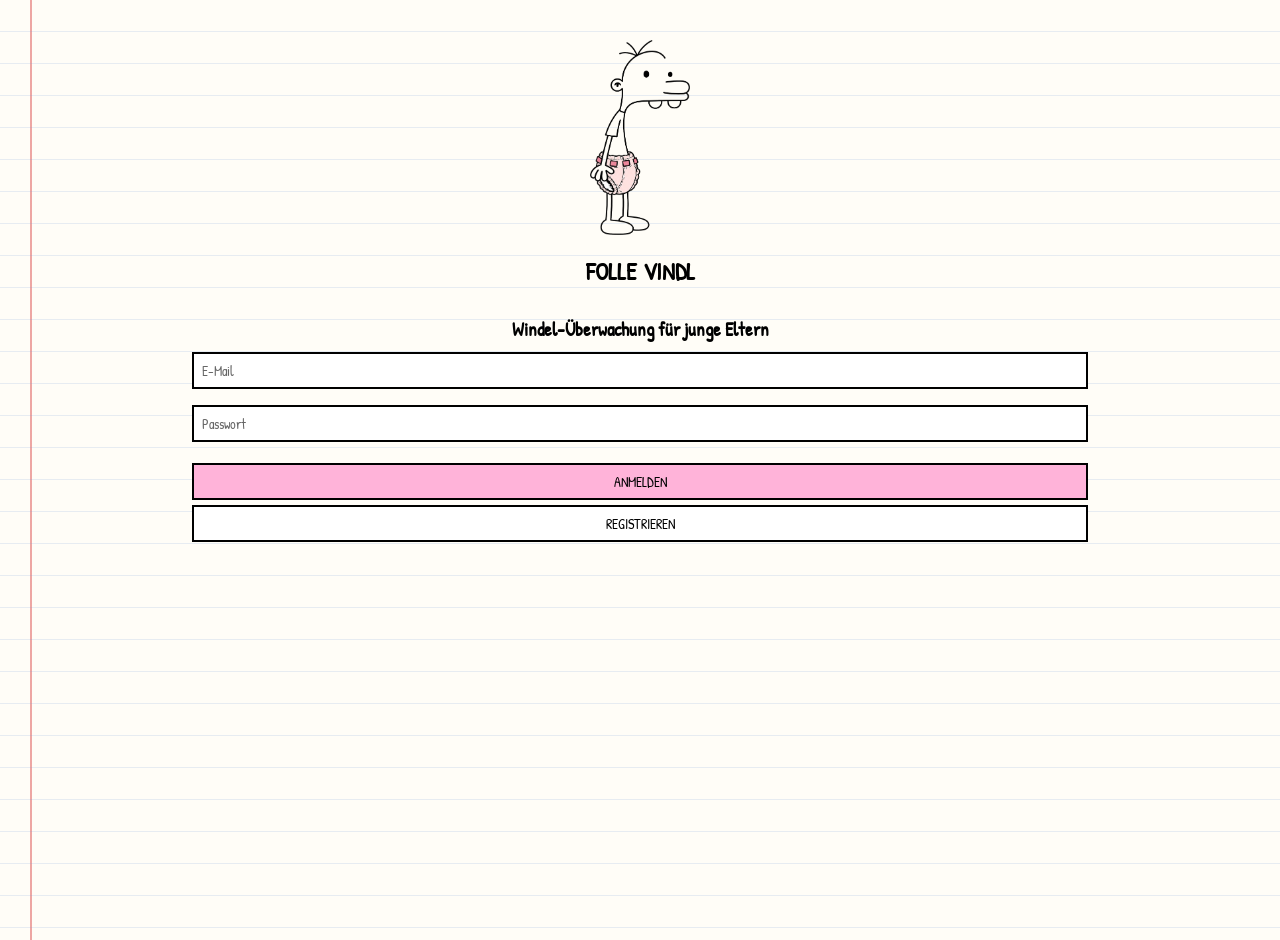
<file: login.html>
<!DOCTYPE html>
<html lang="en">
  <head>
    <meta charset="UTF-8" />
    <meta name="viewport" content="width=device-width, initial-scale=1.0" />
    <title>Login</title>
    <link rel="stylesheet" href="css/style.css" />
    <link rel="preconnect" href="https://fonts.googleapis.com">
    <link rel="preconnect" href="https://fonts.gstatic.com" crossorigin>
    <link href="https://fonts.googleapis.com/css2?family=Patrick+Hand&display=swap" rel="stylesheet">
  </head>
  <body>
    <img src="img/kind mit windel.png" alt="Kind mit Windel" class="image_diaperkid"/>

    <section class="section_login">
    <h1>FOLLE VINDL</h1>
    <h2>Windel-Überwachung für junge Eltern</h2>

    <form id="loginForm">
      <div>
        <label>Email</label>
        <input type="email" id="email" required placeholder="E-Mail"/>
      </div>
      <div>
        <label>Password</label>
        <input type="password" id="password" required placeholder="Passwort"/>
      </div>
      <button type="submit">Anmelden</button>
      <button type="button" id="register">Registrieren</button>
    </form>
    </section>

    <script src="js/login.js"></script>
  </body>
</html>
</file>
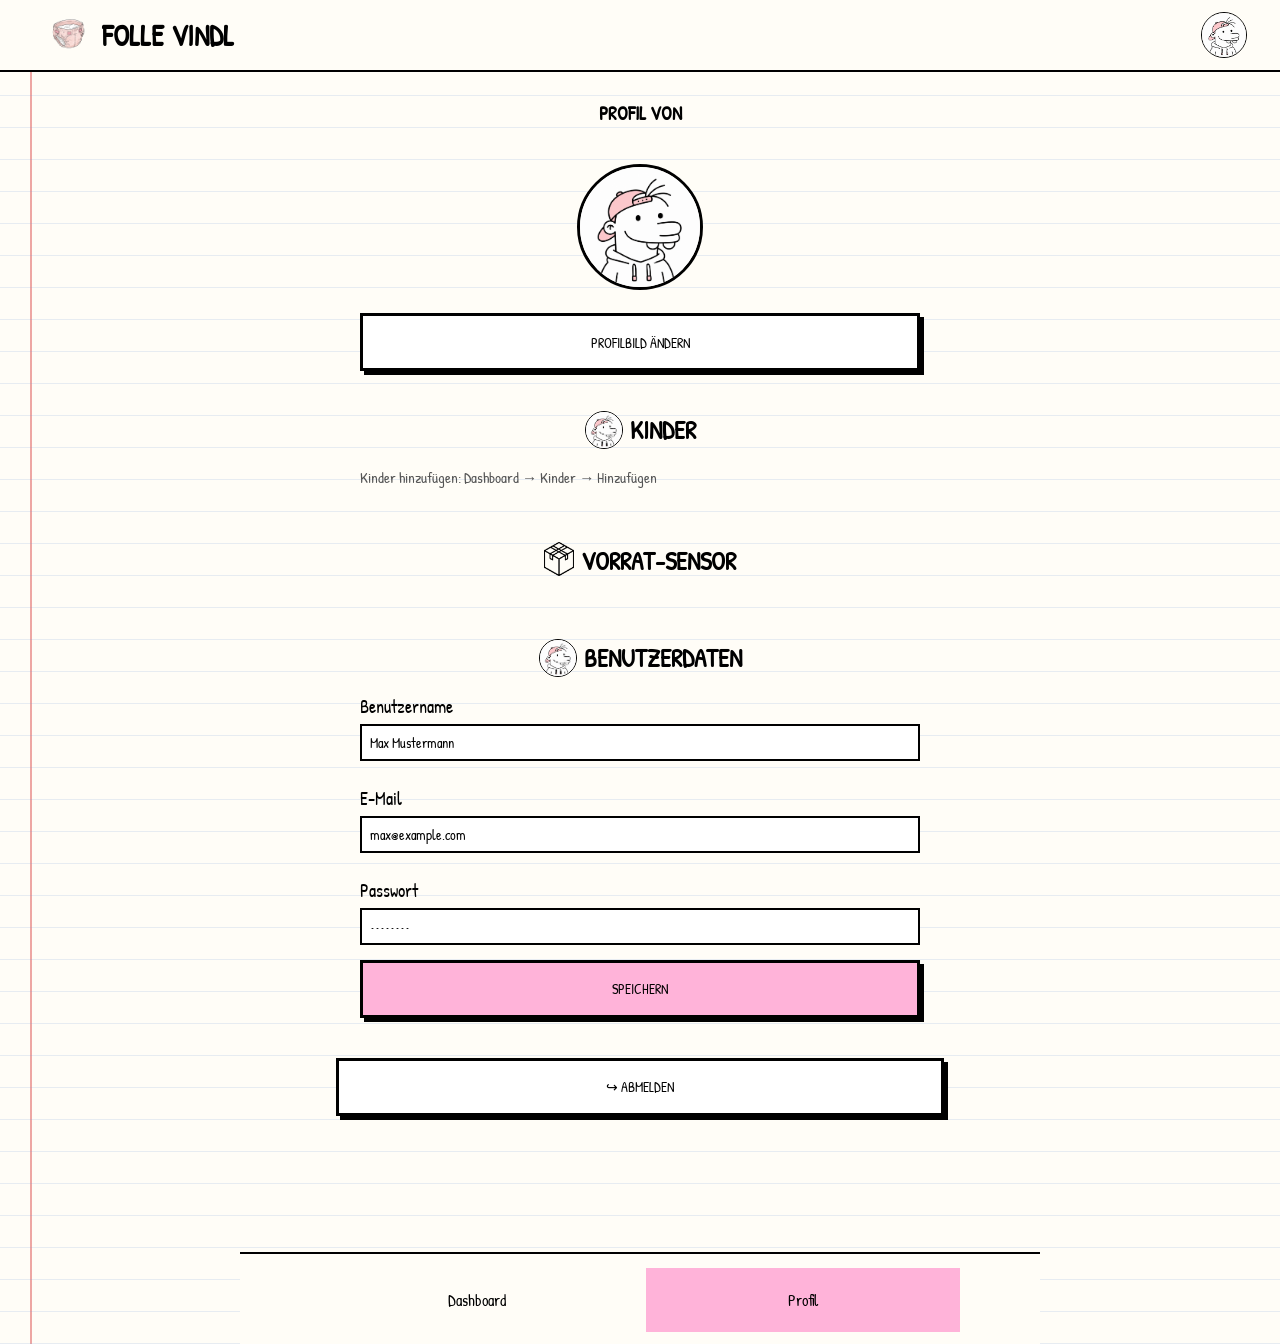
<file: profile.html>
<!DOCTYPE html>
<html lang="en">

<head>
  <meta charset="UTF-8" />
  <meta name="viewport" content="width=device-width, initial-scale=1.0" />
  <title>Profil</title>
  <link rel="stylesheet" href="css/style.css" />
  <link rel="preconnect" href="https://fonts.googleapis.com">
  <link rel="preconnect" href="https://fonts.gstatic.com" crossorigin>
  <link href="https://fonts.googleapis.com/css2?family=Patrick+Hand&display=swap" rel="stylesheet">
</head>

<body>
  <header class="app-header">
    <a href="index.html" class="brand-link">
      <img src="img/logo.png" alt="Folle Vindl Logo" class="app-logo" />
      <h1>Folle Vindl</h1>
    </a>
<a href="profile.html" class="profile-link active">
  <img src="img/profile/avatar-1.png" alt="Profil" class="header-avatar user-avatar" />
</a>  </header>

  <main class="profile-page">
    <h2>Profil von <span id="profileTitleName"></span></h2>

    <section class="profile-avatar-section">
<img src="img/profile/avatar-1.png" alt="Profilbild" class="profile-avatar user-avatar" id="profileAvatar" />

<button type="button" class="profile-primary-button" id="showAvatarOptions">
  Profilbild ändern
</button>

<div class="avatar-options" id="avatarOptions" hidden>
  <button type="button" data-avatar="avatar-1.png"><img src="img/profile/avatar-1.png" alt="Avatar 1"></button>
  <button type="button" data-avatar="avatar-2.png"><img src="img/profile/avatar-2.png" alt="Avatar 2"></button>
  <button type="button" data-avatar="avatar-3.png"><img src="img/profile/avatar-3.png" alt="Avatar 3"></button>
  <button type="button" data-avatar="avatar-4.png"><img src="img/profile/avatar-4.png" alt="Avatar 4"></button>
</div>

    </section>

    <section class="profile-section">
      <div class="section-title">
        <img src="img/profile/avatar-1.png" class="section-avatar-icon user-avatar" alt="Profil" />
        <h3>Kinder</h3>
      </div>

      <div id="profileChildrenList"></div>

      <p class="profile-help-text">Kinder hinzufügen: Dashboard → Kinder → Hinzufügen</p>
    </section>

    <section class="profile-section">
      <div class="section-title">
        <span class="vorrat-icon"> <img src="img/icon_vorratbox.png" alt="Kartonbox" class="icon"></span>
        <h3>Vorrat-Sensor</h3>
      </div>

      <div id="stockSensorList"></div>
    </section>

    <section class="profile-section">
      <div class="section-title">
        <img src="img/profile/avatar-1.png" class="section-avatar-icon user-avatar" alt="Profil" />
        <h3>Benutzerdaten</h3>
      </div>

      <form class="profile-form" id="userForm">
        <label for="username">Benutzername</label>
        <input type="text" id="username" value="Max Mustermann" />

        <label for="profileEmail">E-Mail</label>
        <input type="email" id="profileEmail" value="max@example.com" />

        <label for="profilePassword">Passwort</label>
        <input type="password" id="profilePassword" value="12345678" />

        <button type="submit" class="profile-primary-button">Speichern</button>
      </form>
    </section>

    <button id="logoutBtn" type="button" class="logout-button">↪ Abmelden</button>
  </main>

  <nav class="bottom-nav">
    <a href="index.html">Dashboard</a>
    <a href="profile.html" class="active">Profil</a>
  </nav>

  <script src="js/auth.js"></script>
  <script src="js/profile.js"></script>
  <script src="js/logout.js"></script>
</body>


</html>
</file>
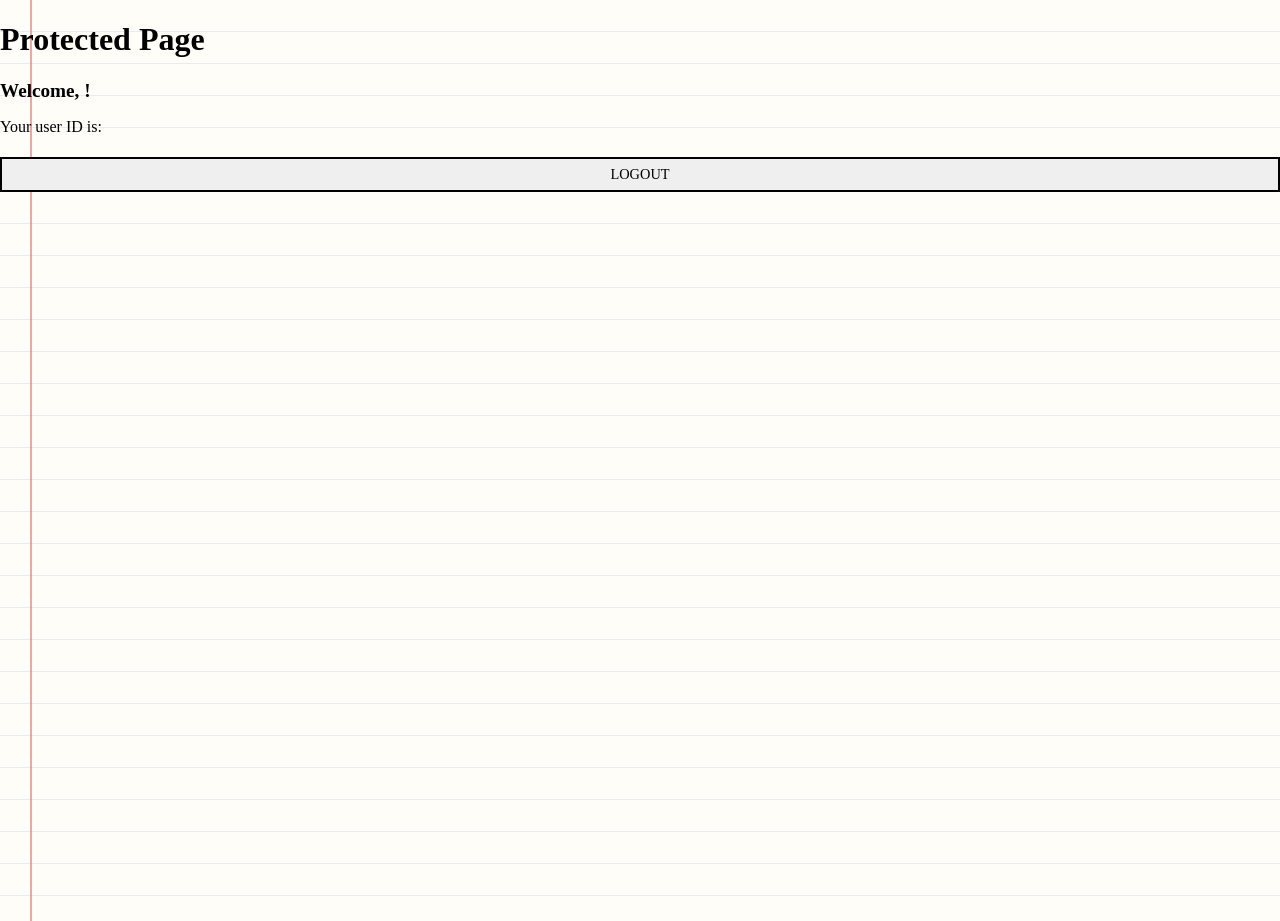
<file: protected.html>
<!doctype html>
<html lang="en">
  <head>
    <meta charset="UTF-8" />
    <title>Protected Page</title>
    <link rel="stylesheet" href="css/style.css" />
  </head>
  <body>
    <h1>Protected Page</h1>

    <!-- This is where we'll dynamically show the protected content -->
    <div id="protectedContent">
      <h2>Welcome, <span id="userEmail"></span>!</h2>
      <p>Your user ID is: <span id="userId"></span></p>
    </div>

    <button id="logoutBtn">Logout</button>

    <script src="js/auth.js"></script>
    <script src="js/protected.js"></script>
    <script src="js/logout.js"></script>
  </body>
</html>
</file>
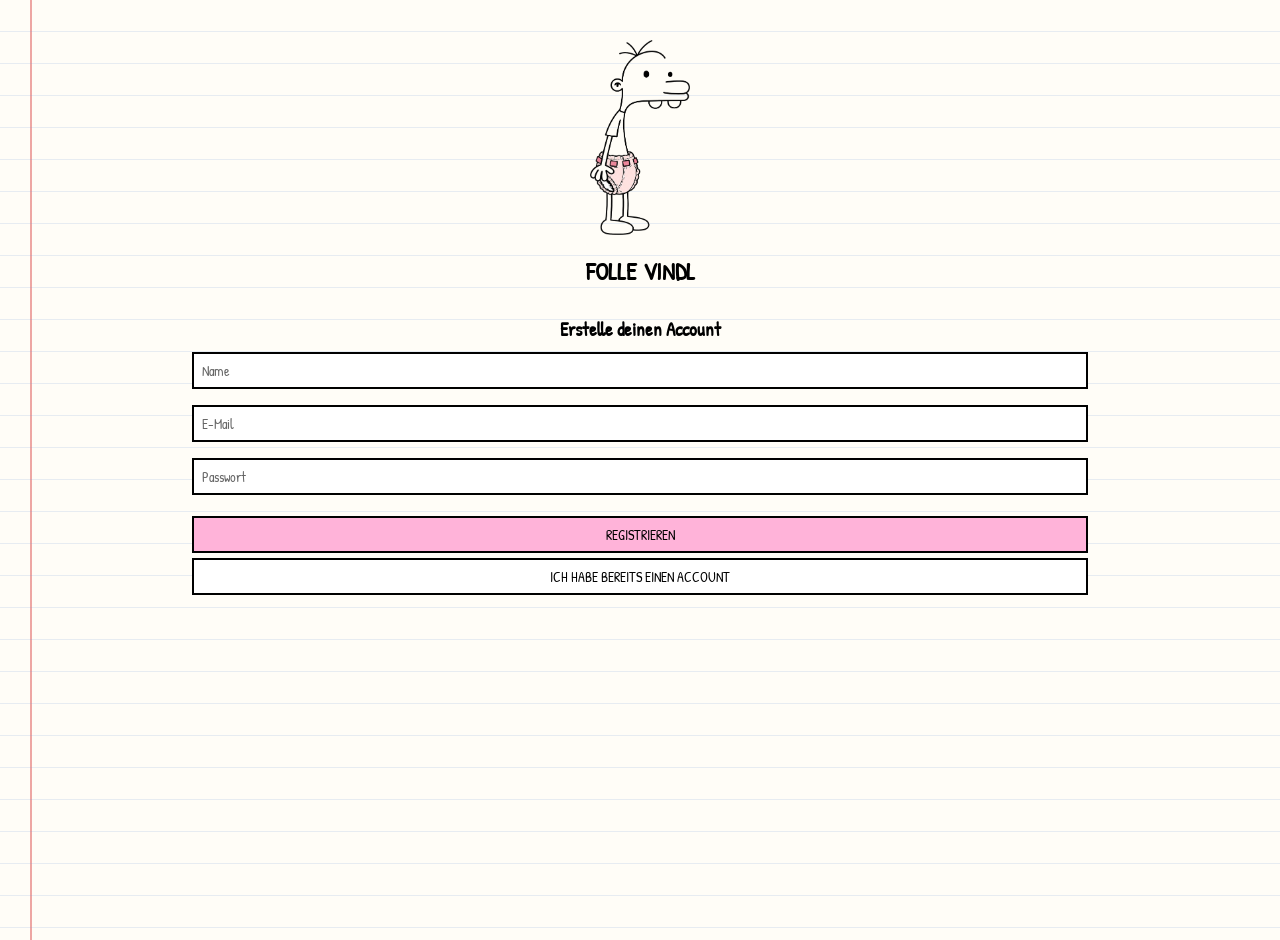
<file: register.html>
<!DOCTYPE html>
<html lang="en">
  <head>
    <meta charset="UTF-8" />
    <meta name="viewport" content="width=device-width, initial-scale=1.0" />
    <title>Register</title>
    <link rel="stylesheet" href="css/style.css" />
    <link rel="preconnect" href="https://fonts.googleapis.com">
    <link rel="preconnect" href="https://fonts.gstatic.com" crossorigin>
    <link href="https://fonts.googleapis.com/css2?family=Patrick+Hand&display=swap" rel="stylesheet">
  </head>
  <body>
    <img src="img/kind mit windel.png" alt="Kind mit Windel" class="image_diaperkid"/>

    <section class="section_register">
    <h1>FOLLE VINDL</h1>
    <h2>Erstelle deinen Account</h2>

    <form id="registerForm">
      <div>
        <label>Name</label>
        <input type="text" id="name" required placeholder="Name"/>
      </div>
      <div>
        <label>Email</label>
        <input type="email" id="email" required placeholder="E-Mail"/>
      </div>
      <div>
        <label>Password</label>
        <input type="password" id="password" required placeholder="Passwort"/>
      </div>
      <button type="submit">Registrieren</button>
      <button type="button" id="login">Ich habe bereits einen Account</button>
    </form>
    </section>

    <script src="js/register.js"></script>
  </body>
</html>
</file>
<file: css/style.css>
/* style.css */

:root {
  --ink: #000;
  --paper: #fffdf7;
  --pink: #ffb3d9;
  --dry: rgb(from #edf8ed r g b / 60%);
  --wet: rgb(from #fff8c9 r g b / 60%);
  --full: rgb(from #ffd6dc r g b / 60%);
}


body {
  margin: 0;
  min-height: 100vh;
  font-family: "Patrick Hand", "comic sans ms", cursive;
  font-weight: 400;
  font-style: normal;

  background-color: #fffdf7;
  background-image:
    repeating-linear-gradient(to bottom,
      transparent,
      transparent 31px,
      rgba(120, 160, 220, 0.35) 32px),

    linear-gradient(to right,
      rgba(220, 80, 80, 0.5) 2px,
      transparent 2px);

  background-size:
    100% 32px,
    100% 100%;

  background-position:
    0 0,
    30px 0;

  background-repeat:
    repeat,
    no-repeat;
}

.image_diaperkid {
  display: block;
  margin: 0 auto;
  margin-top: 40px;
  max-width: 100%;
  height: auto;
  width: 100px;
}

h2 {
  font-size: 1.2em;
  margin: 0.5em 0;
}

form>div {
  margin-bottom: 1em;
}

label {
  display: none;
}

p {
  margin-top: 1em;
}

.section_register,
.section_login {
  display: flex;
  flex-direction: column;
  align-items: center;
}

form {
  width: 70%;
  flex-direction: column;
}

input[type="text"],
input[type="email"],
input[type="password"] {
  width: 100%;
  box-sizing: border-box;
  padding: 7px 8px;
  font-family: inherit;
  font-size: 0.9rem;
  background-color: #ffffff;
  border: 2px solid #000000;
}

input::placeholder {
  color: #666;
}

input:focus {
  border-color: #ffb8d1;
  outline: none;
}

button {
  width: 100%;
  font-family: inherit;
  font-size: 0.9rem;
  padding: 7px 8px;
  margin-top: 5px;
  border: 2px solid #000000;
  cursor: pointer;
  text-transform: uppercase;
  transition: 0.5s ease;
  color: #000000;
}

button:hover {
  box-shadow: 3px 3px 0px #000000;
}

button[type="submit"] {
  background-color: #FFB3D9;
}

button[type="button"] {
  background-color: #ffffff;
}


/* Dashboard */
.app-header {
  display: grid;
  grid-template-columns: auto 1fr 48px;
  align-items: center;
  min-height: 60px;
  padding: 5px 16px;
  background: var(--paper);
  border-bottom: 2.5px solid var(--ink);
}

.app-logo {
  display: grid;
  grid-template-columns: 70px 1fr 48px;
  width: 70px;
  object-fit: contain;
}

.app-header h1 {
  margin: 0;
  font-size: 1.8rem;
  text-transform: uppercase;
}

.dashboard {
  max-width: 560px;
  margin: 0 auto;
}

.dashboard>h2 {
  margin: 28px 0 18px;
  text-align: center;
  text-transform: uppercase;
}

.dashboard-section {
  padding: 40px 20px;
  margin: 20px;

}

.dashboard-section h3,
.section-title h3,
.chart-section h3 {
  margin: 0;
  font-size: 1.55rem;
  line-height: 1.05;
  text-transform: uppercase;
}

.chart-section h3 {
  margin: 0;
  font-size: 1.55rem;
  line-height: 1.05;
  text-transform: uppercase;
  text-align: center;
}

.section-title {
  display: flex;
  align-items: center;
  justify-content: center;
  margin-bottom: 18px;
  gap: 7px;
}

.logo_small {
  width: 65px;
  object-fit: contain;
}

.icon{
  width: 30px;
}

.children-switcher {
  display: grid;
  grid-template-columns: 80px 1fr;
  gap: 12px;
}

.status-box {
  min-height: 58px;
  background: var(--paper);
  border: 2px solid var(--ink);
  box-shadow: 4px 4px 0 var(--ink);
  font-size: 1.05rem;
  display: grid;
  align-items: center;
  justify-content: center;
}

.add-child-button {
  width: max-content;
  min-height: 58px;
  margin: 0;
  background: var(--paper);
  border: 3px solid var(--ink);
  box-shadow: 4px 4px 0 var(--ink);
  font-size: 1.05rem;
}

.status-box.active,
.bottom-nav a.active {
  background: var(--pink);
}

.diaper-status-section {
  background: var(--dry);
}

.status-options {
  display: grid;
  grid-template-columns: repeat(3, 1fr);
  gap: 12px;
  margin-bottom: 18px;
}

.stock-section {
  background: var(--wet);
}

.stock-grid,
.statistics-grid {
  display: grid;
  grid-template-columns: repeat(2, 1fr);
  gap: 12px;
}

.info-box {
  min-height: 100px;
  padding: 14px 16px;
  border: 2px solid var(--ink);
  background: rgba(255, 253, 247, 0.55);
}

.info-box.wide {
  grid-column: 1 / -1;
}

.info-box p {
  margin: 0 0 12px;
  color: #555;
  font-size: 0.9rem;
}

.info-box strong {
  display: block;
  font-size: 1.8rem;
  font-weight: 400;
  line-height: 1.05;
}

.stock-status {
  margin-top: 14px;
  padding: 14px;
  border: 2px solid var(--ink);
  text-align: center;
  font-size: 1.35rem;
  text-transform: uppercase;
}

.statistics-section {
  background: transparent;
}

.chart-section {
  margin-top: 26px;
}

#diaperChart {
  min-height: 280px;
}

.bottom-nav {
  display: grid;
  grid-template-columns: repeat(2, 1fr);
  gap: 12px;
  max-width: 560px;
  margin: 32px auto 0;
  padding: 14px 44px 12px;
  background: var(--paper);
  border-top: 2.5px solid var(--ink);
}

.bottom-nav a {
  display: grid;
  place-items: center;
  min-height: 64px;
  color: var(--ink);
  text-align: center;
  text-decoration: none;
}

/* Profil */
.profile-page {
  max-width: 560px;
  margin: 0 auto;
  padding-bottom: 24px;
}

.profile-link {
  display: grid;
  place-items: center;
  color: inherit;
  text-decoration: none;
}

.profile-page>h2 {
  margin: 28px 0 18px;
  text-align: center;
  text-transform: uppercase;
}

.profile-avatar-section,
.profile-section {
  padding: 20px 16px;
}

.profile-avatar-section {
  display: flex;
  flex-direction: column;
  align-items: center;
  gap: 18px;
}

.profile-primary-button,
.profile-action-button,
.logout-button,
.delete-button {
  background: var(--paper);
  border: 3px solid var(--ink);
  box-shadow: 4px 4px 0 var(--ink);
}

.profile-primary-button {
  min-height: 58px;
  background: var(--pink);
  border: 3px solid var(--ink);
  box-shadow: 4px 4px 0 var(--ink);
}

.profile-panel {
  border: 2px solid var(--ink);
  padding: 14px 16px;
  background: rgba(255, 253, 247, 0.45);
}

.profile-panel h4 {
  margin: 0 0 8px;
  font-size: 1.35rem;
}

.profile-panel p,
.profile-help-text {
  margin: 0 0 14px;
  color: #555;
  font-size: 0.95rem;
}

.profile-row,
.profile-panel-header {
  display: grid;
  grid-template-columns: 1fr 96px;
  gap: 12px;
  align-items: center;
}

.sensor-field {
  min-height: 42px;
  padding: 8px 10px;
  border: 2px solid var(--ink);
  background: var(--paper);
}

.profile-action-button,
.delete-button {
  min-height: 54px;
  margin: 0;
}

.connection-status {
  display: inline-block;
  margin-top: 8px;
  padding: 6px 12px;
  border: 2px solid var(--ink);
  background: #77b96a;
  color: #fff;
}

.profile-form {
  width: 100%;
}

.profile-form label {
  display: block;
  margin: 16px 0 6px;
  font-size: 1.1rem;
}

.profile-form input {
  margin-bottom: 10px;
}

.logout-button {
  width: calc(100% - 32px);
  margin: 20px 16px 80px;
  min-height: 58px;
  background: var(--paper);
}

.add-child-form {
  display: grid;
  gap: 10px;
  margin-top: 18px;
  padding: 12px;
  border: 2px solid var(--ink);
}

.add-child-form[hidden] {
  display: none;
}

.form-actions {
  display: grid;
  grid-template-columns: 1fr 1fr;
  gap: 12px;
}

.chart-wrapper {
  height: 280px;
  padding: 12px;
}

#diaperChart {
  width: 100%;
  height: 100%;
}


.brand-link {
  display: contents;
  color: inherit;
  text-decoration: none;
}

.profile-avatar {
  width: 120px;
  height: 120px;
  object-fit: contain;
  border: 3px solid var(--ink);
  border-radius: 50%;
  background: var(--paper);
}

.avatar-options {
  display: grid;
  grid-template-columns: repeat(4, 1fr);
  gap: 8px;
  width: 100%;
}

.avatar-options[hidden] {
  display: none;
}

.avatar-options button {
  margin: 0;
  padding: 8px;
}

.avatar-options img {
  width: 100%;
  height: 54px;
  object-fit: contain;
}

.header-avatar {
    width: 44px;          
    height: 44px;
    border-radius: 50%;   
    border: 1.5px solid var(--ink); 
    object-fit: cover;
    background-color: var(--paper);
}

.section-avatar-icon {
    width: 36px;          
    height: 36px;
    border-radius: 50%;   
    border: 1.5px solid var(--ink); 
    object-fit: cover;
    background-color: var(--paper);
}

.stock-status a {
  color: var(--ink);
  text-decoration: underline;
}


@media (min-width: 700px) {
  .dashboard,
  .profile-page,
  .bottom-nav {
    max-width: 640px;
  }

  .dashboard-section,
  .profile-section,
  .profile-avatar-section {
    margin-left: 24px;
    margin-right: 24px;
  }

  .app-header {
    padding-left: 32px;
    padding-right: 32px;
  }

  .children-switcher {
    grid-template-columns: repeat(3, max-content);
  }

  .add-child-button,
  .child-button {
    min-width: 120px;
  }

  .stock-grid,
  .statistics-grid {
    grid-template-columns: repeat(2, 1fr);
  }

  .status-options {
    gap: 18px;
  }

  .chart-wrapper {
    height: 340px;
  }

  .bottom-nav {
    padding-left: 80px;
    padding-right: 80px;
  }
}
</file>
